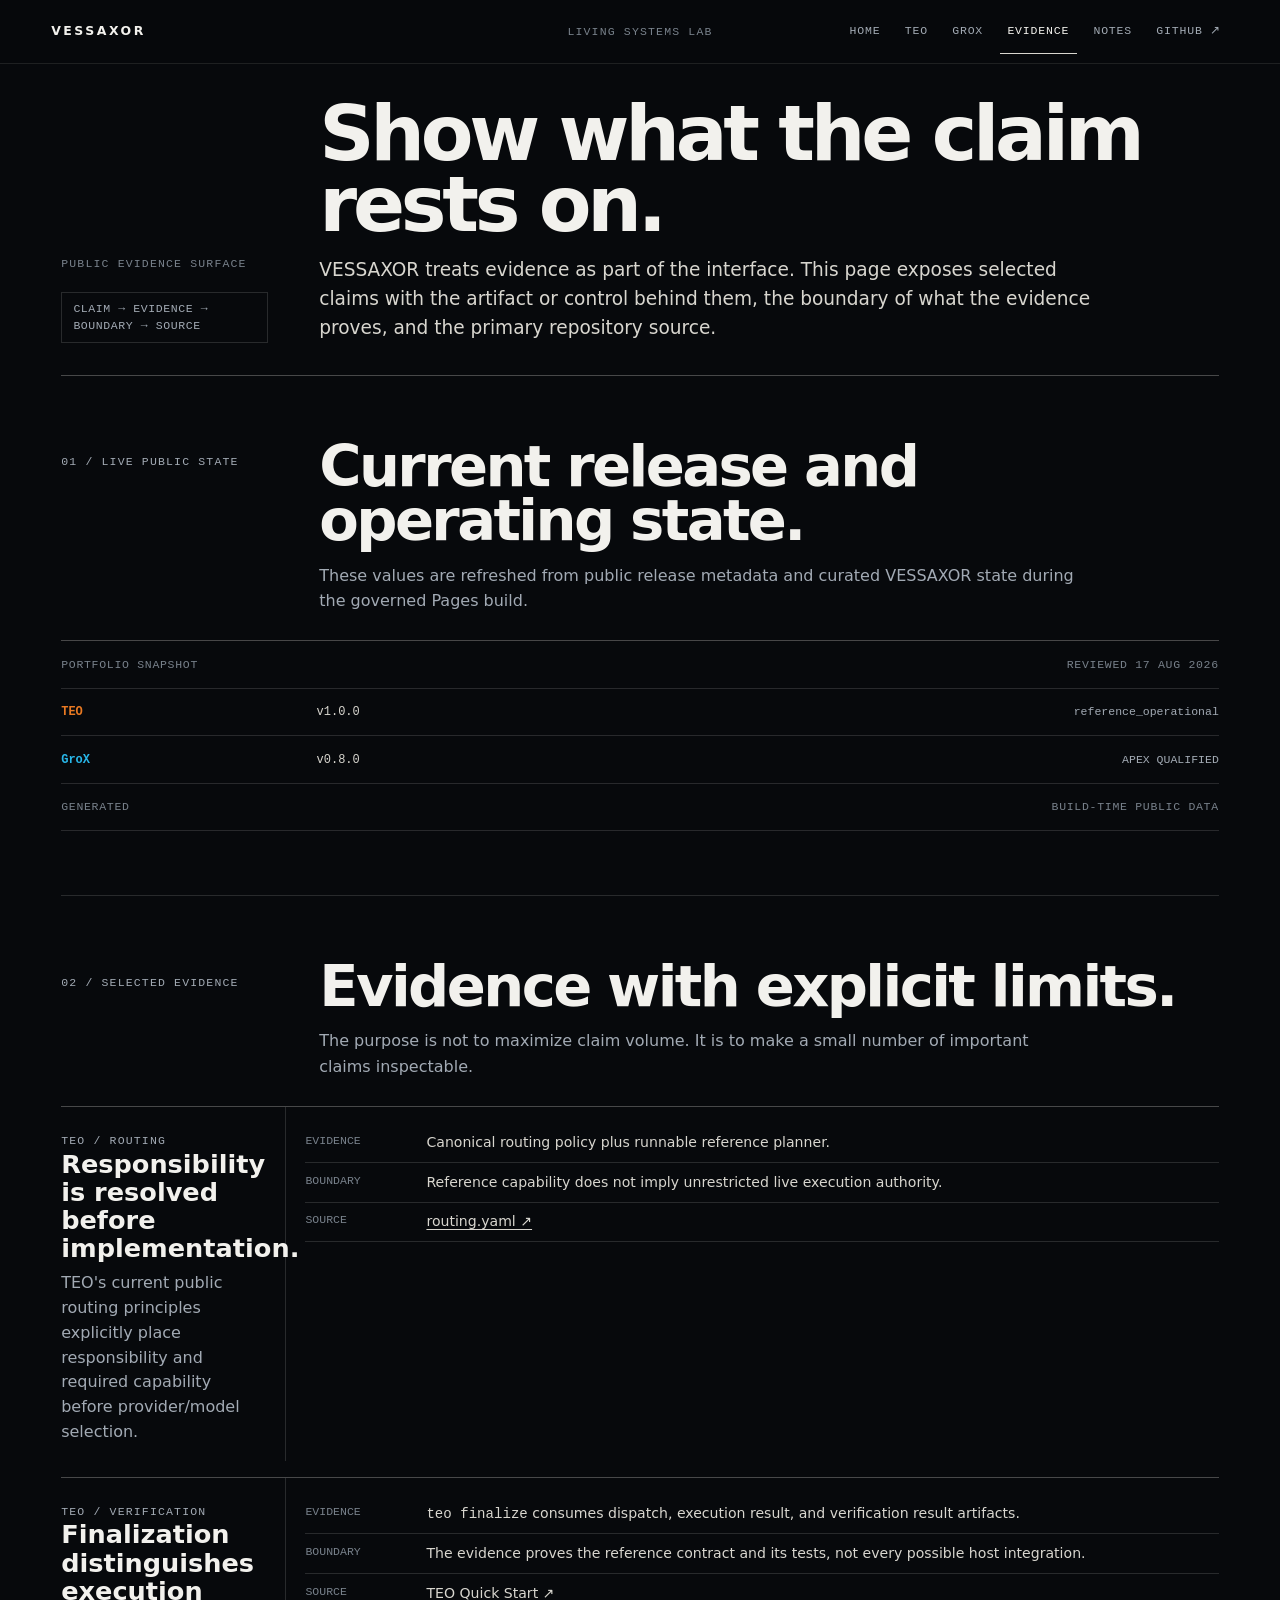
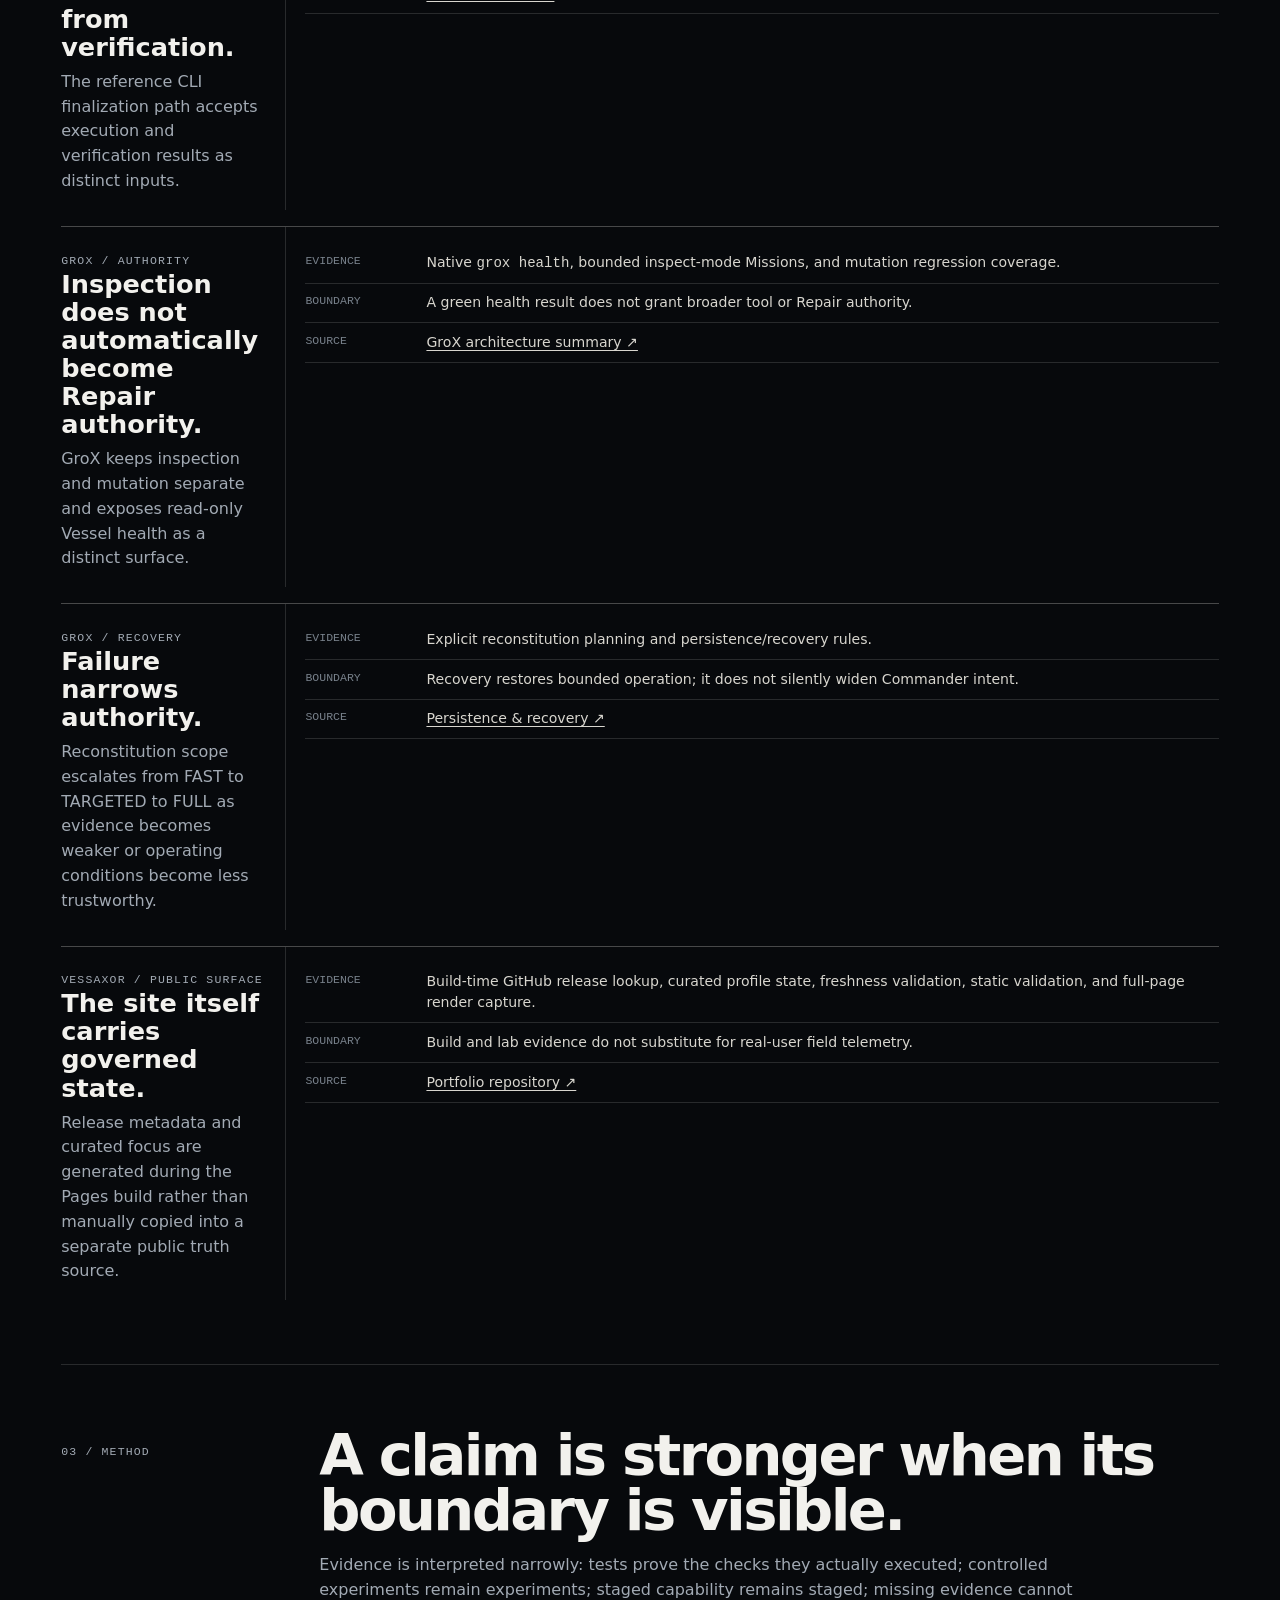
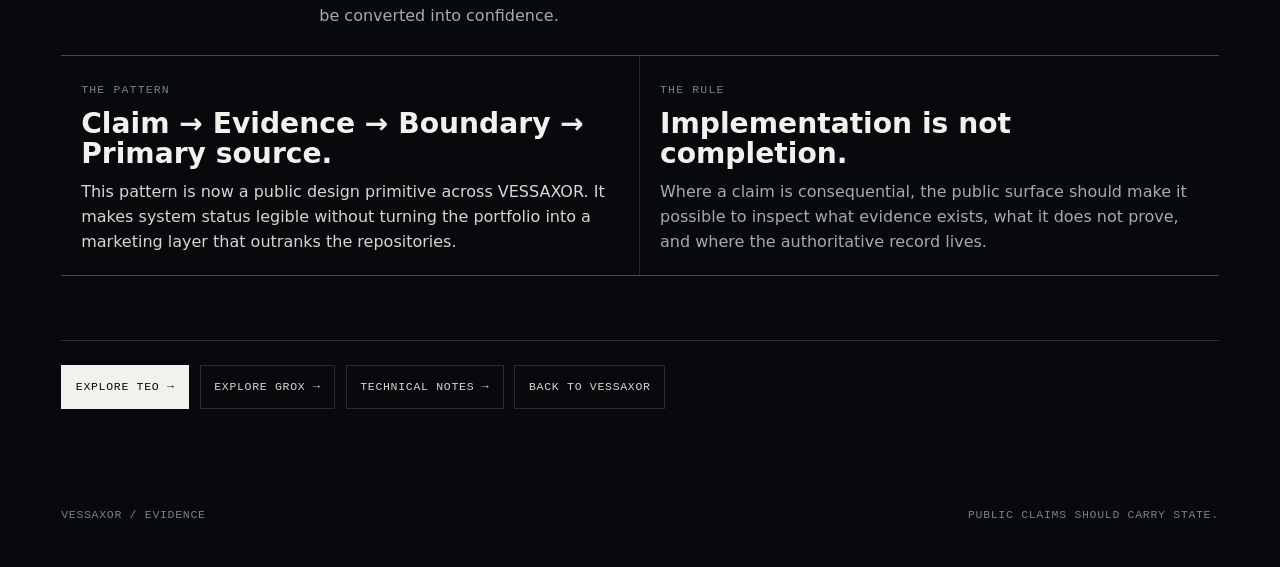
<file: evidence/index.html>
<!doctype html>
<html lang="en">
<head>
  <meta charset="utf-8" />
  <meta name="viewport" content="width=device-width, initial-scale=1" />
  <meta name="theme-color" content="#07090c" />
  <meta name="description" content="VESSAXOR evidence surface: selected public claims from TEO and GroX paired with bounded evidence, current state, limitations, and primary sources." />
  <meta name="robots" content="index,follow,max-image-preview:large" />
  <meta property="og:title" content="Evidence Surface — VESSAXOR" />
  <meta property="og:description" content="Public claims should carry state, evidence, boundaries, and primary sources." />
  <meta property="og:type" content="article" />
  <meta property="og:url" content="https://vessaxor-spec.github.io/evidence/" />
  <meta property="og:image" content="https://vessaxor-spec.github.io/assets/visuals/vessaxor-social-preview.png" />
  <meta name="twitter:card" content="summary_large_image" />
  <meta name="twitter:title" content="Evidence Surface — VESSAXOR" />
  <meta name="twitter:description" content="Claim → evidence → boundary → primary source." />
  <meta name="twitter:image" content="https://vessaxor-spec.github.io/assets/visuals/vessaxor-social-preview.png" />
  <link rel="canonical" href="https://vessaxor-spec.github.io/evidence/" />
  <link rel="icon" type="image/svg+xml" href="/assets/visuals/vessaxor-favicon.svg" />
  <script type="application/ld+json">
    {
      "@context": "https://schema.org",
      "@type": "WebPage",
      "name": "VESSAXOR Evidence Surface",
      "url": "https://vessaxor-spec.github.io/evidence/",
      "description": "Selected public claims from TEO and GroX paired with evidence, explicit boundaries, and primary source links.",
      "isPartOf": {"@type": "WebSite", "name": "VESSAXOR — Living Systems Lab", "url": "https://vessaxor-spec.github.io/"}
    }
  </script>
  <title>Evidence Surface — VESSAXOR</title>
  <link rel="stylesheet" href="/styles.css" />
</head>
<body>
  <a class="skip-link" href="#main">Skip to content</a>
  <header class="site-header" aria-label="Primary navigation">
    <a class="wordmark" href="/" aria-label="VESSAXOR home">VESSAXOR</a>
    <p class="header-note">Living Systems Lab</p>
    <button class="menu-toggle" type="button" aria-expanded="false" aria-controls="site-nav">Menu</button>
    <nav id="site-nav" class="site-nav" aria-label="Site navigation">
      <a href="/">Home</a>
      <a href="/teo/">TEO</a>
      <a href="/grox/">GroX</a>
      <a class="is-active" href="/evidence/">Evidence</a>
      <a href="/notes/">Notes</a>
      <a href="https://github.com/vessaxor-spec">GitHub ↗</a>
    </nav>
  </header>

  <main id="main" class="page-shell">
    <section class="page-masthead" aria-labelledby="page-title">
      <div class="page-masthead-grid">
        <div>
          <p class="page-kicker">PUBLIC EVIDENCE SURFACE</p>
          <div class="page-meta"><span>Claim → Evidence → Boundary → Source</span></div>
        </div>
        <div>
          <h1 id="page-title">Show what the claim rests on.</h1>
          <p class="page-deck">VESSAXOR treats evidence as part of the interface. This page exposes selected claims with the artifact or control behind them, the boundary of what the evidence proves, and the primary repository source.</p>
        </div>
      </div>
    </section>

    <section class="page-section" id="state" aria-labelledby="state-title">
      <header class="page-section-heading">
        <p class="page-kicker">01 / LIVE PUBLIC STATE</p>
        <div>
          <h2 id="state-title">Current release and operating state.</h2>
          <p>These values are refreshed from public release metadata and curated VESSAXOR state during the governed Pages build.</p>
        </div>
      </header>
      <div class="state-board" aria-label="Current public portfolio state">
        <div class="state-board-head"><span>PORTFOLIO SNAPSHOT</span><span id="reviewed-at">reviewed 16 Aug 2026</span></div>
        <div class="state-row state-row-teo"><span>TEO</span><strong id="state-teo-release">v1.0.0</strong><em id="state-teo-status">reference_operational</em></div>
        <div class="state-row state-row-grox"><span>GroX</span><strong id="state-grox-release">v0.7.1</strong><em id="state-grox-status">APEX QUALIFIED</em></div>
        <div class="state-board-foot"><span>Generated</span><span id="generated-at">build-time public data</span></div>
      </div>
    </section>

    <section class="page-section" id="ledger" aria-labelledby="ledger-title">
      <header class="page-section-heading">
        <p class="page-kicker">02 / SELECTED EVIDENCE</p>
        <div>
          <h2 id="ledger-title">Evidence with explicit limits.</h2>
          <p>The purpose is not to maximize claim volume. It is to make a small number of important claims inspectable.</p>
        </div>
      </header>
      <div class="evidence-ledger">
        <article class="evidence-record">
          <div>
            <p class="claim-label">TEO / ROUTING</p>
            <h3>Responsibility is resolved before implementation.</h3>
            <p>TEO's current public routing principles explicitly place responsibility and required capability before provider/model selection.</p>
          </div>
          <div>
            <dl>
              <div><dt>Evidence</dt><dd>Canonical routing policy plus runnable reference planner.</dd></div>
              <div><dt>Boundary</dt><dd>Reference capability does not imply unrestricted live execution authority.</dd></div>
              <div><dt>Source</dt><dd><a href="https://github.com/vessaxor-spec/The-ever-evolving-orchestration-/blob/main/policy/routing/core/routing.yaml">routing.yaml ↗</a></dd></div>
            </dl>
          </div>
        </article>

        <article class="evidence-record">
          <div>
            <p class="claim-label">TEO / VERIFICATION</p>
            <h3>Finalization distinguishes execution from verification.</h3>
            <p>The reference CLI finalization path accepts execution and verification results as distinct inputs.</p>
          </div>
          <div>
            <dl>
              <div><dt>Evidence</dt><dd><code>teo finalize</code> consumes dispatch, execution result, and verification result artifacts.</dd></div>
              <div><dt>Boundary</dt><dd>The evidence proves the reference contract and its tests, not every possible host integration.</dd></div>
              <div><dt>Source</dt><dd><a href="https://github.com/vessaxor-spec/The-ever-evolving-orchestration-#quick-start">TEO Quick Start ↗</a></dd></div>
            </dl>
          </div>
        </article>

        <article class="evidence-record">
          <div>
            <p class="claim-label">GroX / AUTHORITY</p>
            <h3>Inspection does not automatically become Repair authority.</h3>
            <p>GroX keeps inspection and mutation separate and exposes read-only Vessel health as a distinct surface.</p>
          </div>
          <div>
            <dl>
              <div><dt>Evidence</dt><dd>Native <code>grox health</code>, bounded inspect-mode Missions, and mutation regression coverage.</dd></div>
              <div><dt>Boundary</dt><dd>A green health result does not grant broader tool or Repair authority.</dd></div>
              <div><dt>Source</dt><dd><a href="https://github.com/vessaxor-spec/GroX#how-grox-works">GroX architecture summary ↗</a></dd></div>
            </dl>
          </div>
        </article>

        <article class="evidence-record">
          <div>
            <p class="claim-label">GroX / RECOVERY</p>
            <h3>Failure narrows authority.</h3>
            <p>Reconstitution scope escalates from FAST to TARGETED to FULL as evidence becomes weaker or operating conditions become less trustworthy.</p>
          </div>
          <div>
            <dl>
              <div><dt>Evidence</dt><dd>Explicit reconstitution planning and persistence/recovery rules.</dd></div>
              <div><dt>Boundary</dt><dd>Recovery restores bounded operation; it does not silently widen Commander intent.</dd></div>
              <div><dt>Source</dt><dd><a href="https://github.com/vessaxor-spec/GroX#persistence-and-recovery">Persistence &amp; recovery ↗</a></dd></div>
            </dl>
          </div>
        </article>

        <article class="evidence-record">
          <div>
            <p class="claim-label">VESSAXOR / PUBLIC SURFACE</p>
            <h3>The site itself carries governed state.</h3>
            <p>Release metadata and curated focus are generated during the Pages build rather than manually copied into a separate public truth source.</p>
          </div>
          <div>
            <dl>
              <div><dt>Evidence</dt><dd>Build-time GitHub release lookup, curated profile state, freshness validation, static validation, and full-page render capture.</dd></div>
              <div><dt>Boundary</dt><dd>Build and lab evidence do not substitute for real-user field telemetry.</dd></div>
              <div><dt>Source</dt><dd><a href="https://github.com/vessaxor-spec/vessaxor-spec.github.io">Portfolio repository ↗</a></dd></div>
            </dl>
          </div>
        </article>
      </div>
    </section>

    <section class="page-section" id="method" aria-labelledby="method-title">
      <header class="page-section-heading">
        <p class="page-kicker">03 / METHOD</p>
        <div>
          <h2 id="method-title">A claim is stronger when its boundary is visible.</h2>
          <p>Evidence is interpreted narrowly: tests prove the checks they actually executed; controlled experiments remain experiments; staged capability remains staged; missing evidence cannot be converted into confidence.</p>
        </div>
      </header>
      <div class="definition-grid">
        <article class="plain-definition">
          <span class="source-label">THE PATTERN</span>
          <h3>Claim → Evidence → Boundary → Primary source.</h3>
          <p>This pattern is now a public design primitive across VESSAXOR. It makes system status legible without turning the portfolio into a marketing layer that outranks the repositories.</p>
        </article>
        <article>
          <span class="source-label">THE RULE</span>
          <h3>Implementation is not completion.</h3>
          <p>Where a claim is consequential, the public surface should make it possible to inspect what evidence exists, what it does not prove, and where the authoritative record lives.</p>
        </article>
      </div>
    </section>

    <div class="page-exit">
      <a class="action action-primary" href="/teo/">Explore TEO →</a>
      <a class="action" href="/grox/">Explore GroX →</a>
      <a class="action" href="/notes/">Technical notes →</a>
      <a class="action" href="/">Back to VESSAXOR</a>
    </div>
  </main>

  <footer class="site-footer"><p>VESSAXOR / EVIDENCE</p><p>Public claims should carry state.</p></footer>
  <script src="/app.js" defer></script>
</body>
</html>
</file>
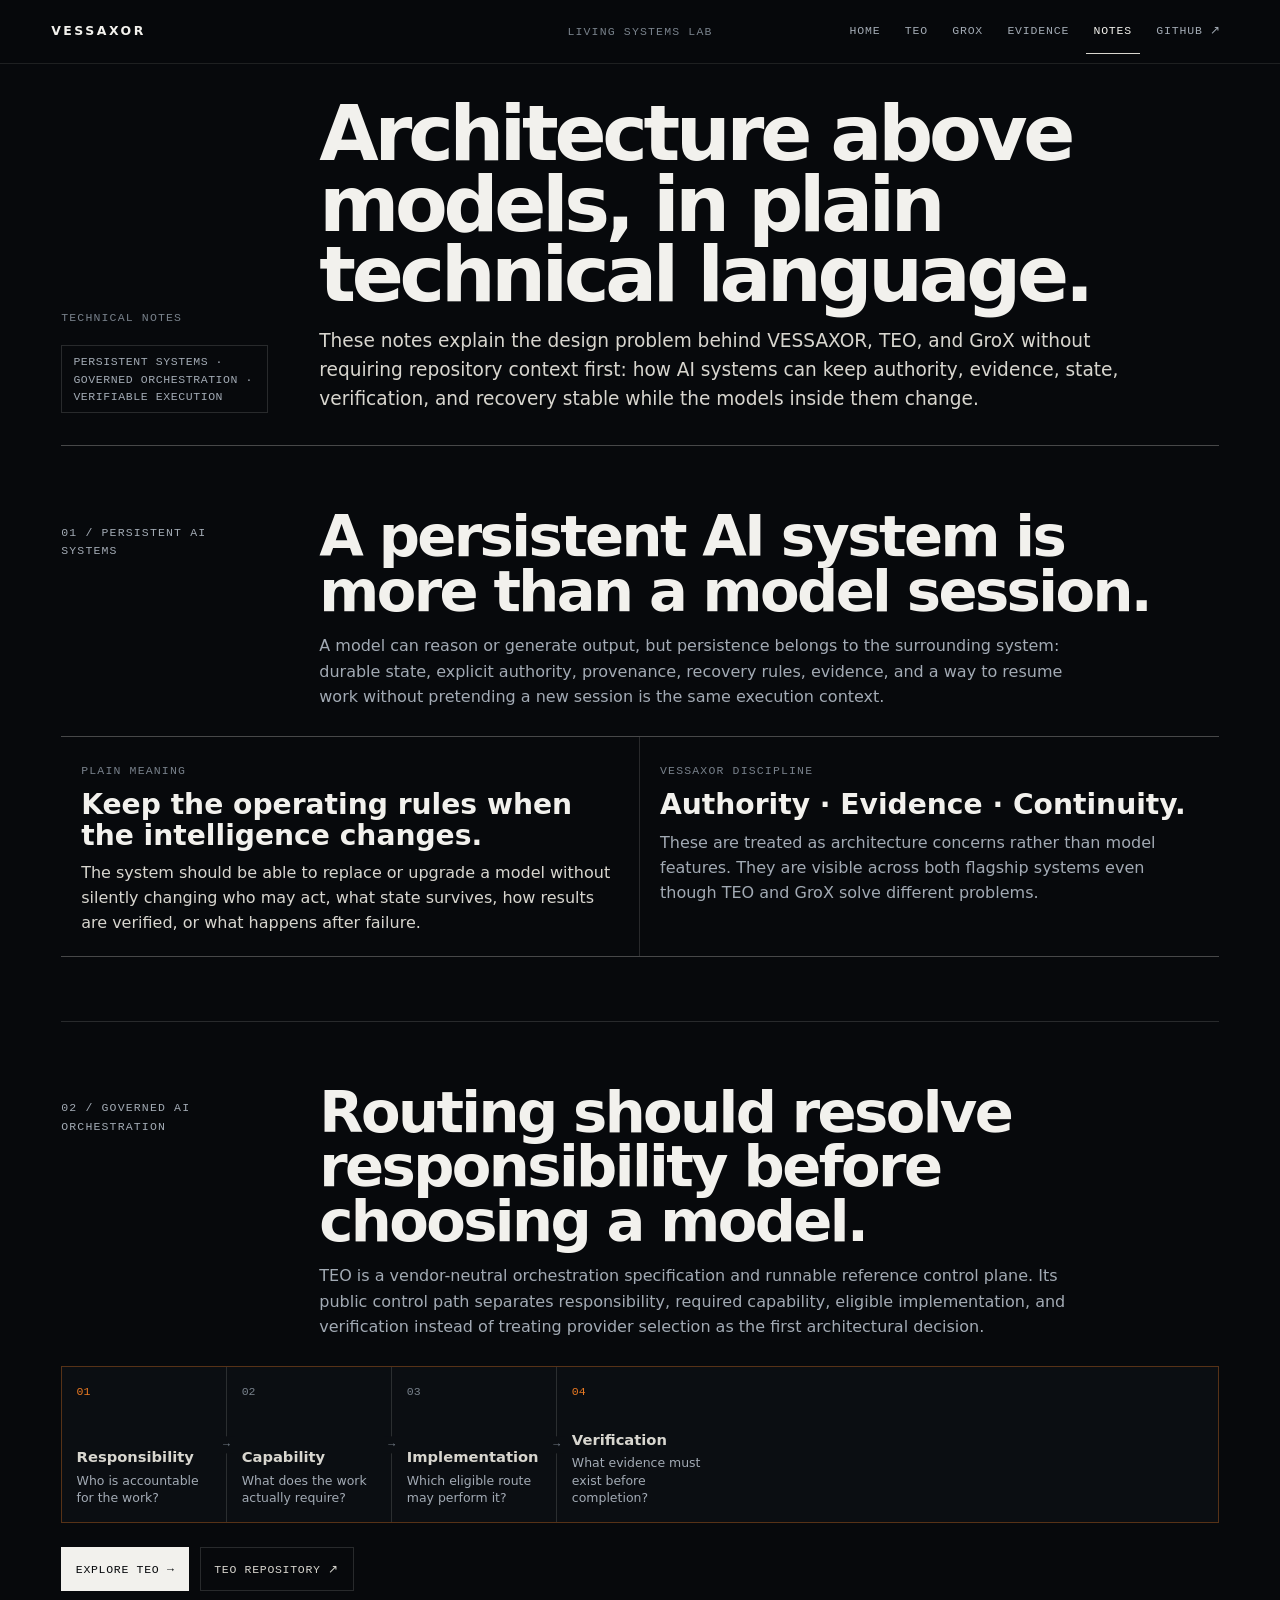
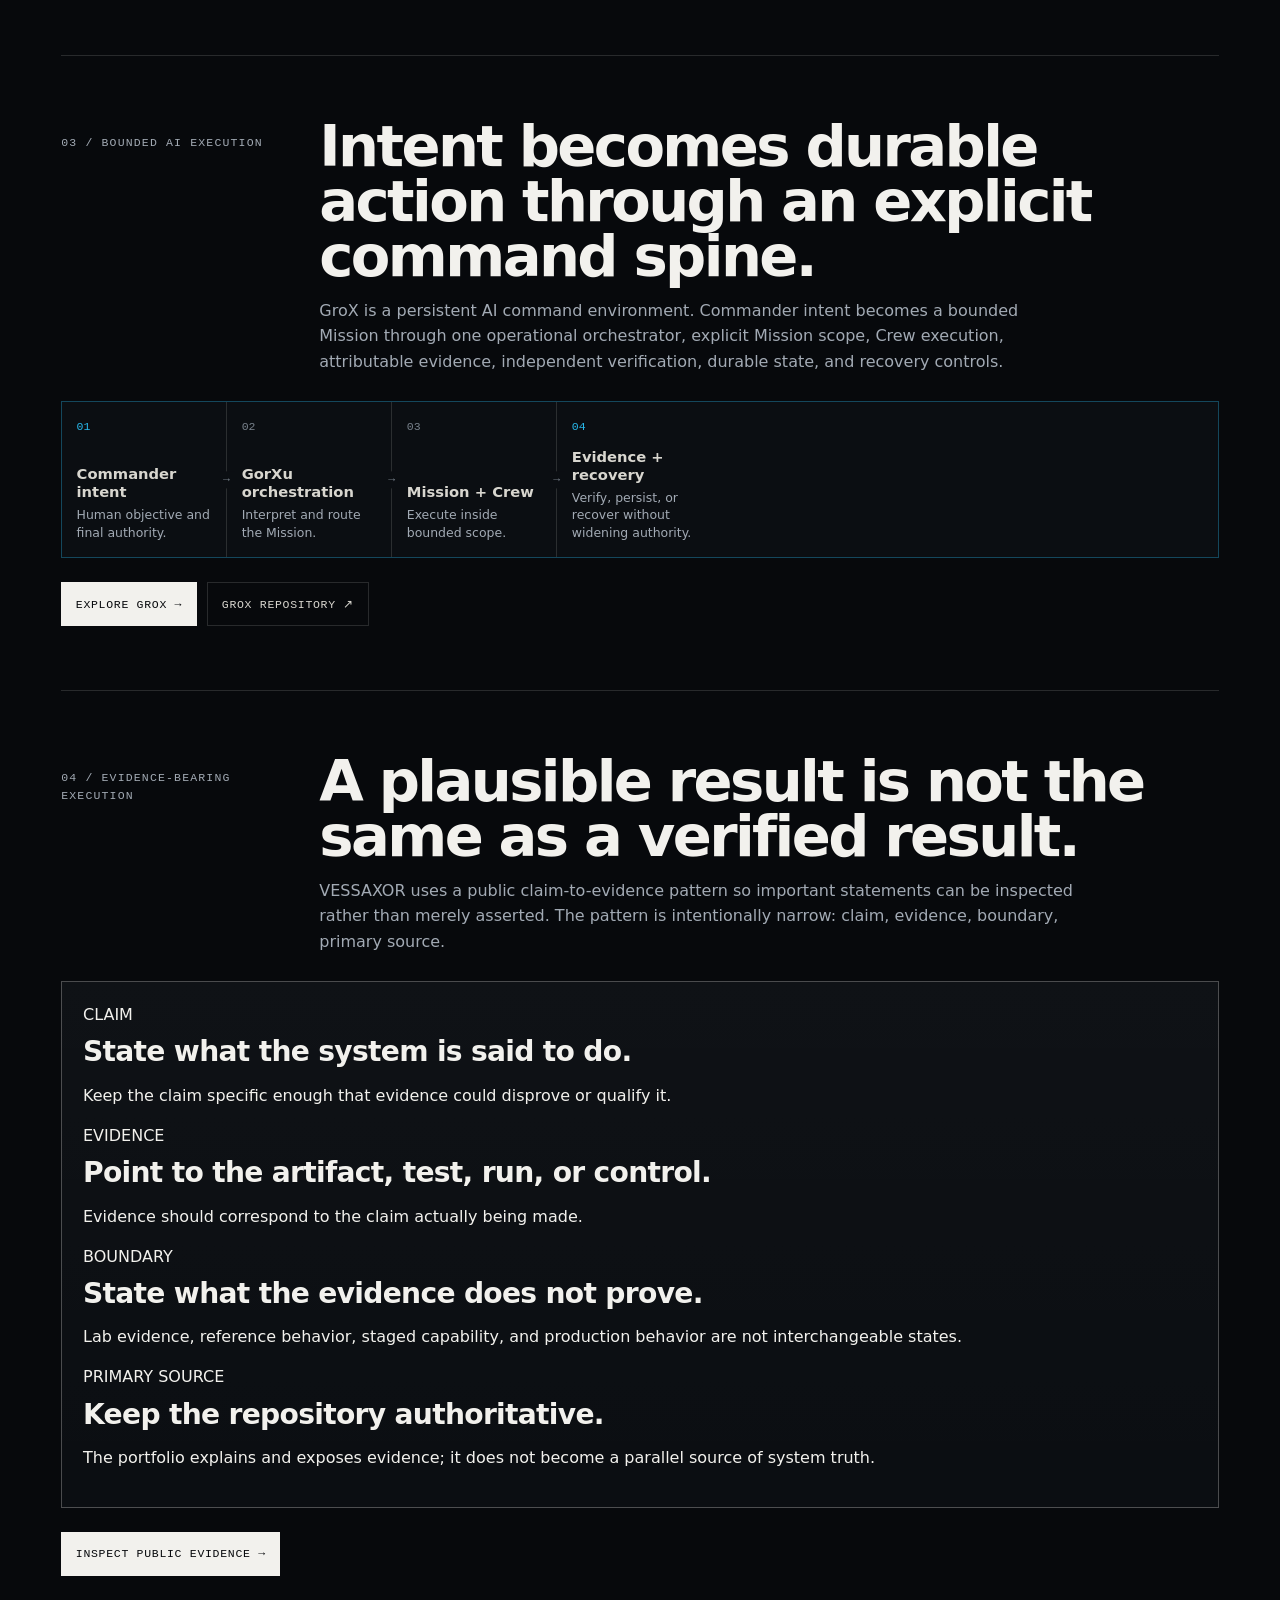
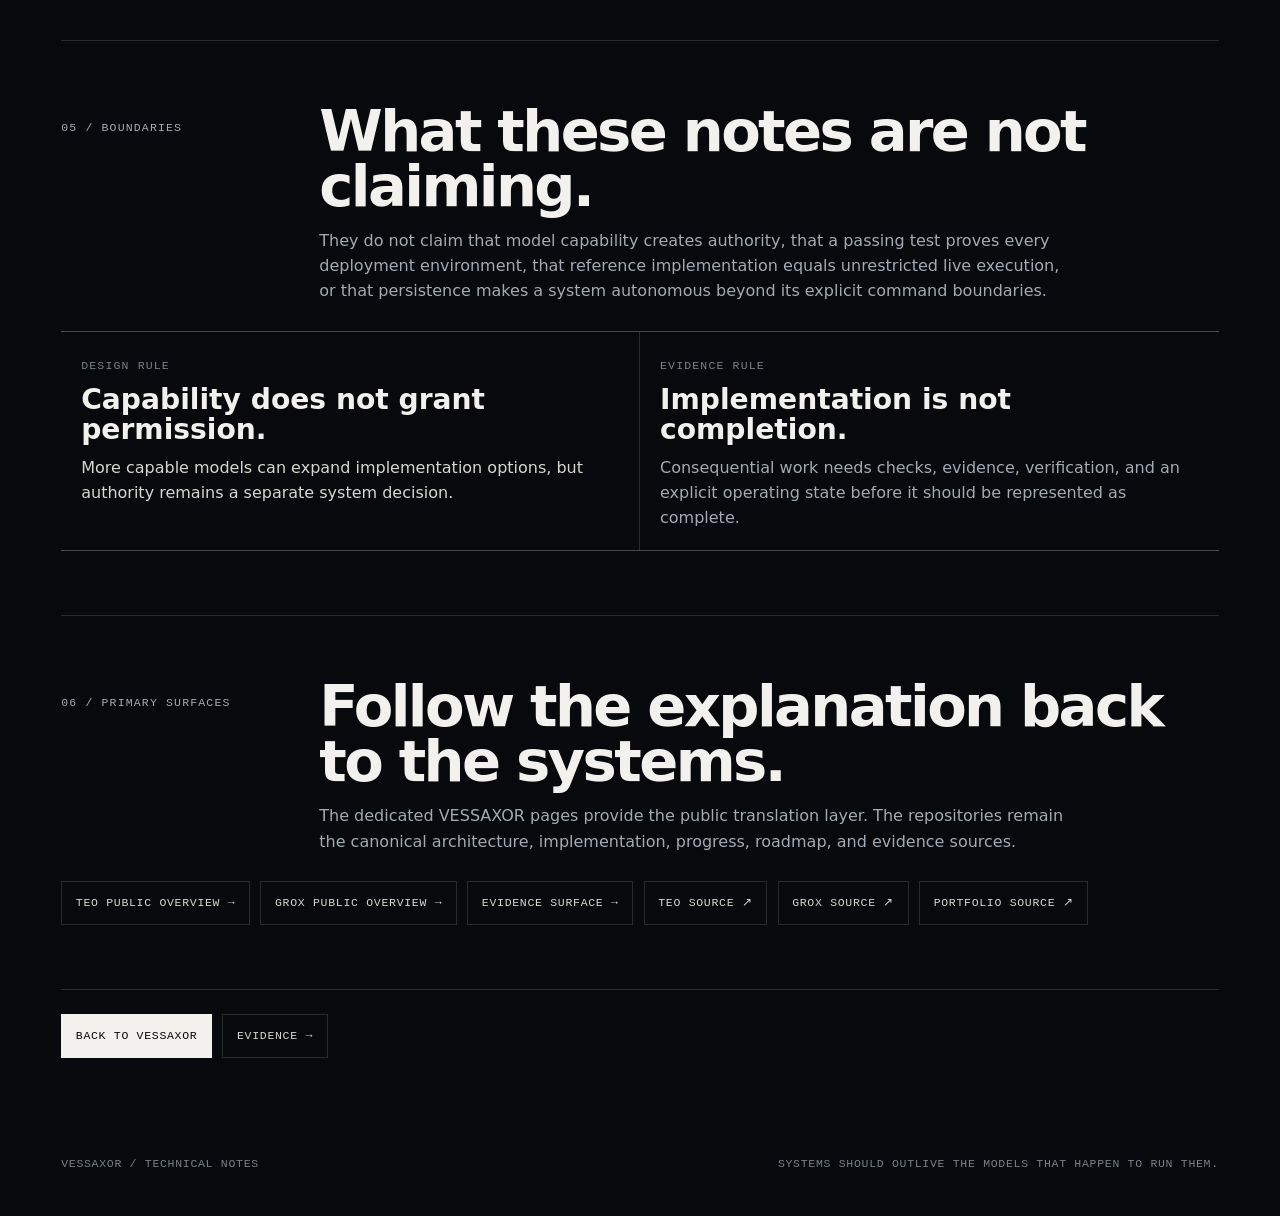
<file: notes/index.html>
<!doctype html>
<html lang="en">
<head>
  <meta charset="utf-8" />
  <meta name="viewport" content="width=device-width, initial-scale=1" />
  <meta name="theme-color" content="#07090c" />
  <meta name="description" content="Technical notes on persistent AI systems, governed AI orchestration, bounded authority, evidence-bearing execution, verification, recovery, TEO, and GroX." />
  <meta name="robots" content="index,follow,max-image-preview:large" />
  <meta property="og:title" content="Governed AI Architecture Notes — VESSAXOR" />
  <meta property="og:description" content="Plain-language technical notes on persistent AI systems, governed orchestration, bounded authority, evidence, verification, and recovery." />
  <meta property="og:type" content="article" />
  <meta property="og:url" content="https://vessaxor-spec.github.io/notes/" />
  <meta property="og:image" content="https://vessaxor-spec.github.io/assets/visuals/vessaxor-social-preview.png" />
  <meta name="twitter:card" content="summary_large_image" />
  <meta name="twitter:title" content="Governed AI Architecture Notes — VESSAXOR" />
  <meta name="twitter:description" content="Persistent AI systems, governed orchestration, bounded authority, evidence, verification, and recovery." />
  <meta name="twitter:image" content="https://vessaxor-spec.github.io/assets/visuals/vessaxor-social-preview.png" />
  <link rel="canonical" href="https://vessaxor-spec.github.io/notes/" />
  <link rel="icon" type="image/svg+xml" href="/assets/visuals/vessaxor-favicon.svg" />
  <script type="application/ld+json">
    {
      "@context": "https://schema.org",
      "@type": "TechArticle",
      "headline": "Governed AI Architecture Notes",
      "description": "Technical notes on persistent AI systems, governed orchestration, bounded authority, evidence-bearing execution, verification, and recovery.",
      "dateModified": "2026-08-19",
      "mainEntityOfPage": "https://vessaxor-spec.github.io/notes/",
      "isPartOf": {"@type": "WebSite", "name": "VESSAXOR — Living Systems Lab", "url": "https://vessaxor-spec.github.io/"}
    }
  </script>
  <title>Governed AI Architecture Notes — VESSAXOR</title>
  <link rel="stylesheet" href="/styles.css" />
</head>
<body>
  <a class="skip-link" href="#main">Skip to content</a>
  <header class="site-header" aria-label="Primary navigation">
    <a class="wordmark" href="/" aria-label="VESSAXOR home">VESSAXOR</a>
    <p class="header-note">Living Systems Lab</p>
    <button class="menu-toggle" type="button" aria-expanded="false" aria-controls="site-nav">Menu</button>
    <nav id="site-nav" class="site-nav" aria-label="Site navigation">
      <a href="/">Home</a>
      <a href="/teo/">TEO</a>
      <a href="/grox/">GroX</a>
      <a href="/evidence/">Evidence</a>
      <a class="is-active" href="/notes/">Notes</a>
      <a href="https://github.com/vessaxor-spec">GitHub ↗</a>
    </nav>
  </header>

  <main id="main" class="page-shell">
    <section class="page-masthead" aria-labelledby="page-title">
      <div class="page-masthead-grid">
        <div>
          <p class="page-kicker">TECHNICAL NOTES</p>
          <div class="page-meta"><span>Persistent systems · Governed orchestration · Verifiable execution</span></div>
        </div>
        <div>
          <h1 id="page-title">Architecture above models, in plain technical language.</h1>
          <p class="page-deck">These notes explain the design problem behind VESSAXOR, TEO, and GroX without requiring repository context first: how AI systems can keep authority, evidence, state, verification, and recovery stable while the models inside them change.</p>
        </div>
      </div>
    </section>

    <section class="page-section" id="persistent-ai" aria-labelledby="persistent-ai-title">
      <header class="page-section-heading">
        <p class="page-kicker">01 / PERSISTENT AI SYSTEMS</p>
        <div>
          <h2 id="persistent-ai-title">A persistent AI system is more than a model session.</h2>
          <p>A model can reason or generate output, but persistence belongs to the surrounding system: durable state, explicit authority, provenance, recovery rules, evidence, and a way to resume work without pretending a new session is the same execution context.</p>
        </div>
      </header>
      <div class="definition-grid">
        <article class="plain-definition">
          <span class="source-label">PLAIN MEANING</span>
          <h3>Keep the operating rules when the intelligence changes.</h3>
          <p>The system should be able to replace or upgrade a model without silently changing who may act, what state survives, how results are verified, or what happens after failure.</p>
        </article>
        <article>
          <span class="source-label">VESSAXOR DISCIPLINE</span>
          <h3>Authority · Evidence · Continuity.</h3>
          <p>These are treated as architecture concerns rather than model features. They are visible across both flagship systems even though TEO and GroX solve different problems.</p>
        </article>
      </div>
    </section>

    <section class="page-section" id="governed-orchestration" aria-labelledby="governed-orchestration-title">
      <header class="page-section-heading">
        <p class="page-kicker">02 / GOVERNED AI ORCHESTRATION</p>
        <div>
          <h2 id="governed-orchestration-title">Routing should resolve responsibility before choosing a model.</h2>
          <p>TEO is a vendor-neutral orchestration specification and runnable reference control plane. Its public control path separates responsibility, required capability, eligible implementation, and verification instead of treating provider selection as the first architectural decision.</p>
        </div>
      </header>
      <div class="architecture-lane architecture-teo">
        <ol class="flow-steps flow-steps-summary">
          <li><span>01</span><strong>Responsibility</strong><em>Who is accountable for the work?</em></li>
          <li><span>02</span><strong>Capability</strong><em>What does the work actually require?</em></li>
          <li><span>03</span><strong>Implementation</strong><em>Which eligible route may perform it?</em></li>
          <li><span>04</span><strong>Verification</strong><em>What evidence must exist before completion?</em></li>
        </ol>
      </div>
      <div class="page-exit">
        <a class="action action-primary" href="/teo/">Explore TEO →</a>
        <a class="action" href="https://github.com/vessaxor-spec/The-ever-evolving-orchestration-">TEO repository ↗</a>
      </div>
    </section>

    <section class="page-section" id="bounded-execution" aria-labelledby="bounded-execution-title">
      <header class="page-section-heading">
        <p class="page-kicker">03 / BOUNDED AI EXECUTION</p>
        <div>
          <h2 id="bounded-execution-title">Intent becomes durable action through an explicit command spine.</h2>
          <p>GroX is a persistent AI command environment. Commander intent becomes a bounded Mission through one operational orchestrator, explicit Mission scope, Crew execution, attributable evidence, independent verification, durable state, and recovery controls.</p>
        </div>
      </header>
      <div class="architecture-lane architecture-grox">
        <ol class="flow-steps flow-steps-summary">
          <li><span>01</span><strong>Commander intent</strong><em>Human objective and final authority.</em></li>
          <li><span>02</span><strong>GorXu orchestration</strong><em>Interpret and route the Mission.</em></li>
          <li><span>03</span><strong>Mission + Crew</strong><em>Execute inside bounded scope.</em></li>
          <li><span>04</span><strong>Evidence + recovery</strong><em>Verify, persist, or recover without widening authority.</em></li>
        </ol>
      </div>
      <div class="page-exit">
        <a class="action action-primary" href="/grox/">Explore GroX →</a>
        <a class="action" href="https://github.com/vessaxor-spec/GroX">GroX repository ↗</a>
      </div>
    </section>

    <section class="page-section" id="evidence-bearing" aria-labelledby="evidence-bearing-title">
      <header class="page-section-heading">
        <p class="page-kicker">04 / EVIDENCE-BEARING EXECUTION</p>
        <div>
          <h2 id="evidence-bearing-title">A plausible result is not the same as a verified result.</h2>
          <p>VESSAXOR uses a public claim-to-evidence pattern so important statements can be inspected rather than merely asserted. The pattern is intentionally narrow: claim, evidence, boundary, primary source.</p>
        </div>
      </header>
      <div class="claim-evidence">
        <article>
          <span>CLAIM</span>
          <h3>State what the system is said to do.</h3>
          <p>Keep the claim specific enough that evidence could disprove or qualify it.</p>
        </article>
        <article>
          <span>EVIDENCE</span>
          <h3>Point to the artifact, test, run, or control.</h3>
          <p>Evidence should correspond to the claim actually being made.</p>
        </article>
        <article>
          <span>BOUNDARY</span>
          <h3>State what the evidence does not prove.</h3>
          <p>Lab evidence, reference behavior, staged capability, and production behavior are not interchangeable states.</p>
        </article>
        <article>
          <span>PRIMARY SOURCE</span>
          <h3>Keep the repository authoritative.</h3>
          <p>The portfolio explains and exposes evidence; it does not become a parallel source of system truth.</p>
        </article>
      </div>
      <div class="page-exit">
        <a class="action action-primary" href="/evidence/">Inspect public evidence →</a>
      </div>
    </section>

    <section class="page-section" id="boundaries" aria-labelledby="boundaries-title">
      <header class="page-section-heading">
        <p class="page-kicker">05 / BOUNDARIES</p>
        <div>
          <h2 id="boundaries-title">What these notes are not claiming.</h2>
          <p>They do not claim that model capability creates authority, that a passing test proves every deployment environment, that reference implementation equals unrestricted live execution, or that persistence makes a system autonomous beyond its explicit command boundaries.</p>
        </div>
      </header>
      <div class="definition-grid">
        <article class="plain-definition">
          <span class="source-label">DESIGN RULE</span>
          <h3>Capability does not grant permission.</h3>
          <p>More capable models can expand implementation options, but authority remains a separate system decision.</p>
        </article>
        <article>
          <span class="source-label">EVIDENCE RULE</span>
          <h3>Implementation is not completion.</h3>
          <p>Consequential work needs checks, evidence, verification, and an explicit operating state before it should be represented as complete.</p>
        </article>
      </div>
    </section>

    <section class="page-section" id="sources" aria-labelledby="sources-title">
      <header class="page-section-heading">
        <p class="page-kicker">06 / PRIMARY SURFACES</p>
        <div>
          <h2 id="sources-title">Follow the explanation back to the systems.</h2>
          <p>The dedicated VESSAXOR pages provide the public translation layer. The repositories remain the canonical architecture, implementation, progress, roadmap, and evidence sources.</p>
        </div>
      </header>
      <div class="source-links">
        <a href="/teo/">TEO public overview →</a>
        <a href="/grox/">GroX public overview →</a>
        <a href="/evidence/">Evidence surface →</a>
        <a href="https://github.com/vessaxor-spec/The-ever-evolving-orchestration-">TEO source ↗</a>
        <a href="https://github.com/vessaxor-spec/GroX">GroX source ↗</a>
        <a href="https://github.com/vessaxor-spec/vessaxor-spec.github.io">Portfolio source ↗</a>
      </div>
    </section>

    <div class="page-exit">
      <a class="action action-primary" href="/">Back to VESSAXOR</a>
      <a class="action" href="/evidence/">Evidence →</a>
    </div>
  </main>

  <footer class="site-footer"><p>VESSAXOR / TECHNICAL NOTES</p><p>Systems should outlive the models that happen to run them.</p></footer>
  <script src="/app.js" defer></script>
</body>
</html>
</file>
<file: styles.css>
:root {
  color-scheme: dark;
  --bg: #07090c;
  --surface: #0b0e12;
  --surface-2: #10141a;
  --ink: #f2f1ed;
  --paper: #d8d6cf;
  --muted: #a2aab4;
  --faint: #78818b;
  --line: rgba(242, 241, 237, 0.14);
  --line-strong: rgba(242, 241, 237, 0.27);
  --orange: #e97922;
  --cyan: #28b7e9;
  --max: 1260px;
  --gutter: clamp(1.1rem, 4vw, 4rem);
  --mono: ui-monospace, "SFMono-Regular", Menlo, Consolas, monospace;
  --sans: system-ui, -apple-system, BlinkMacSystemFont, "Segoe UI", sans-serif;
}

* { box-sizing: border-box; }
html { scroll-behavior: smooth; background: var(--bg); scroll-padding-top: 76px; }
body { margin: 0; background: var(--bg); color: var(--ink); font-family: var(--sans); font-size: 16px; line-height: 1.5; }
a { color: inherit; }
img { max-width: 100%; }
button, a { -webkit-tap-highlight-color: transparent; }
::selection { color: var(--bg); background: var(--paper); }

:focus-visible {
  outline: 2px solid var(--paper);
  outline-offset: 3px;
}
.system-panel-teo :focus-visible { outline-color: var(--orange); }
.system-panel-grox :focus-visible { outline-color: var(--cyan); }

.skip-link {
  position: fixed; top: .75rem; left: .75rem; z-index: 300;
  transform: translateY(-180%); min-height: 44px; padding: .7rem .9rem;
  background: var(--ink); color: var(--bg); font-family: var(--mono);
  font-size: .75rem; text-decoration: none;
}
.skip-link:focus { transform: none; }

.site-header {
  position: fixed; z-index: 100; inset: 0 0 auto; min-height: 64px;
  display: grid; grid-template-columns: 1fr auto 1fr; align-items: center;
  padding: 0 var(--gutter); border-bottom: 1px solid rgba(242,241,237,.1);
  background: rgba(7,9,12,.9); backdrop-filter: blur(14px);
}
.wordmark { justify-self: start; min-height: 44px; display: inline-flex; align-items: center; font-size: .78rem; font-weight: 900; letter-spacing: .2em; text-decoration: none; }
.header-note { margin: 0; color: var(--faint); font-family: var(--mono); font-size: .72rem; letter-spacing: .1em; text-transform: uppercase; }
.site-nav { justify-self: end; display: flex; align-items: center; gap: clamp(.2rem, .7vw, .65rem); }
.site-nav a { min-height: 44px; display: inline-flex; align-items: center; padding: 0 .48rem; color: var(--muted); font-family: var(--mono); font-size: .72rem; letter-spacing: .07em; text-decoration: none; text-transform: uppercase; border-bottom: 1px solid transparent; transition: color 160ms ease, border-color 160ms ease; }
.site-nav a:hover, .site-nav a:focus-visible { color: var(--ink); }
.site-nav a.is-active { color: var(--ink); border-bottom-color: var(--paper); }
.menu-toggle { display: none; min-width: 64px; min-height: 44px; }

.hero { max-width: 1440px; margin: 0 auto; padding: clamp(5rem, 7vw, 6.3rem) var(--gutter) clamp(2.4rem, 4vw, 3.6rem); border-bottom: 1px solid var(--line); }
.hero-art { margin: 0; overflow: hidden; border: 1px solid var(--line-strong); background: #05070a; box-shadow: 0 22px 70px rgba(0,0,0,.24); }
.hero-art img { display: block; width: 100%; height: auto; aspect-ratio: 3 / 1; object-fit: contain; }
.hero-intro { display: grid; grid-template-columns: minmax(150px, .28fr) minmax(0, 1fr); gap: clamp(1.5rem, 5vw, 5rem); padding: clamp(1.7rem, 3vw, 2.7rem) 0 1.4rem; }
.eyebrow, .kicker, .system-code, .work-label { margin: 0; color: var(--faint); font-family: var(--mono); font-size: .72rem; letter-spacing: .1em; text-transform: uppercase; }
.kicker { margin-top: .65rem; color: var(--muted); }
.hero-copy h1 { margin: 0; max-width: 900px; font-size: clamp(2.9rem, 5.6vw, 5.7rem); line-height: .93; letter-spacing: -.055em; font-weight: 650; }
.hero-deck { max-width: 800px; margin: 1.05rem 0 0; color: var(--paper); font-size: clamp(1rem, 1.4vw, 1.2rem); line-height: 1.55; }
.hero-actions, .system-links, .source-links { display: flex; flex-wrap: wrap; gap: .65rem; margin-top: 1.4rem; }
.action, .system-links a, .source-links a { display: inline-flex; align-items: center; min-height: 44px; padding: .65rem .85rem; border: 1px solid var(--line); color: var(--paper); font-family: var(--mono); font-size: .72rem; letter-spacing: .06em; text-decoration: none; text-transform: uppercase; transition: border-color 160ms ease, background 160ms ease, color 160ms ease; }
.action:hover, .action:focus-visible, .system-links a:hover, .system-links a:focus-visible, .source-links a:hover, .source-links a:focus-visible { border-color: var(--line-strong); background: var(--surface-2); }
.action-primary { border-color: rgba(242,241,237,.42); background: var(--ink); color: var(--bg); }
.action-primary:hover, .action-primary:focus-visible { background: var(--paper); color: var(--bg); }

.hero-evidence { display: grid; grid-template-columns: .85fr .85fr 1.3fr; border-top: 1px solid var(--line); border-bottom: 1px solid var(--line); }
.evidence-entry { min-height: 88px; padding: .95rem 1rem; border-right: 1px solid var(--line); text-decoration: none; display: flex; flex-direction: column; justify-content: center; }
.evidence-entry:first-child { padding-left: 0; }
.evidence-entry:last-child { border-right: 0; }
.evidence-entry span { color: var(--faint); font-family: var(--mono); font-size: .72rem; letter-spacing: .08em; text-transform: uppercase; }
.evidence-entry strong { margin-top: .3rem; color: var(--paper); font-size: clamp(.95rem, 1.25vw, 1.12rem); font-weight: 650; }
.evidence-entry em { margin-top: .2rem; color: var(--muted); font-family: var(--mono); font-size: .72rem; font-style: normal; }
.evidence-entry-teo span { color: var(--orange); }
.evidence-entry-grox span { color: var(--cyan); }
.evidence-entry[href]:hover { background: var(--surface); }

.section-shell { max-width: var(--max); margin: 0 auto; padding: clamp(3rem, 5vw, 5rem) var(--gutter); border-bottom: 1px solid var(--line); }
.section-heading { display: grid; grid-template-columns: minmax(150px, .28fr) minmax(0, 1fr); gap: clamp(1.5rem, 5vw, 5rem); margin-bottom: clamp(2rem, 3.6vw, 3.2rem); }
.section-heading h2, .source-exit h2 { margin: 0; max-width: 960px; font-size: clamp(2.7rem, 5vw, 5.3rem); line-height: .94; letter-spacing: -.05em; font-weight: 650; }
.compact-heading h2 { font-size: clamp(2.45rem, 4.4vw, 4.6rem); }
.section-deck { max-width: 760px; margin: 1rem 0 0; color: var(--muted); font-size: clamp(1rem, 1.25vw, 1.12rem); line-height: 1.58; }

.system-panel { overflow: hidden; border: 1px solid var(--line-strong); background: var(--surface); }
.system-panel + .system-panel { margin-top: clamp(1.7rem, 3vw, 2.5rem); }
.system-panel-teo { border-color: rgba(233,121,34,.34); box-shadow: inset 3px 0 0 rgba(233,121,34,.7); }
.system-panel-grox { border-color: rgba(40,183,233,.34); box-shadow: inset 3px 0 0 rgba(40,183,233,.7); }
.system-art { display: block; overflow: hidden; background: #05070a; }
.system-art img { display: block; width: 100%; height: auto; aspect-ratio: 3 / 1; object-fit: contain; transition: transform 260ms ease, filter 260ms ease; }
.system-art:hover img, .system-art:focus-visible img { transform: scale(1.006); filter: brightness(1.04); }
.system-body { display: grid; grid-template-columns: minmax(0, .95fr) minmax(0, 1.05fr); gap: clamp(1.4rem, 3.6vw, 3.4rem); padding: clamp(1.3rem, 2.5vw, 2rem); border-top: 1px solid var(--line); }
.system-panel-teo .system-code { color: var(--orange); }
.system-panel-grox .system-code { color: var(--cyan); }
.system-identity h3 { margin: .7rem 0 0; font-size: clamp(1.9rem, 3.7vw, 3.8rem); line-height: .97; letter-spacing: -.045em; font-weight: 650; }
.system-thesis { margin: .75rem 0 0; color: var(--paper); font-size: 1rem; }
.system-description { margin: 0; align-self: end; color: var(--muted); font-size: clamp(1rem, 1.2vw, 1.12rem); line-height: 1.58; }
.system-meta { grid-column: 1 / -1; display: grid; grid-template-columns: .55fr .7fr 1.75fr; margin: .05rem 0 0; border-top: 1px solid var(--line); border-bottom: 1px solid var(--line); }
.system-meta div { min-height: 72px; padding: .85rem 1rem .85rem 0; border-right: 1px solid var(--line); }
.system-meta div + div { padding-left: 1rem; }
.system-meta div:last-child { border-right: 0; }
.system-meta dt { color: var(--faint); font-family: var(--mono); font-size: .72rem; letter-spacing: .08em; text-transform: uppercase; }
.system-meta dd { margin: .32rem 0 0; color: var(--paper); font-family: var(--mono); font-size: .72rem; line-height: 1.45; }
.system-links { grid-column: 1 / -1; margin-top: 0; }
.system-panel-teo .system-links a:hover, .system-panel-teo .system-links a:focus-visible { border-color: rgba(233,121,34,.6); color: var(--orange); }
.system-panel-grox .system-links a:hover, .system-panel-grox .system-links a:focus-visible { border-color: rgba(40,183,233,.6); color: var(--cyan); }

.relation-spine { display: grid; grid-template-columns: 1fr minmax(170px, .38fr) 1fr; border-top: 1px solid var(--line-strong); border-bottom: 1px solid var(--line-strong); }
.relation-side, .relation-axis { min-height: 215px; padding: clamp(1.1rem, 2vw, 1.7rem); }
.relation-side { display: grid; grid-template-rows: auto 1fr auto; }
.relation-side + .relation-axis, .relation-axis + .relation-side { border-left: 1px solid var(--line); }
.relation-side span, .relation-axis span { color: var(--faint); font-family: var(--mono); font-size: .72rem; letter-spacing: .1em; text-transform: uppercase; }
.relation-side-teo span { color: var(--orange); }
.relation-side-grox span { color: var(--cyan); }
.relation-side h3 { align-self: center; margin: 1.5rem 0 .7rem; max-width: 450px; font-size: clamp(1.6rem, 2.7vw, 2.7rem); line-height: 1.02; letter-spacing: -.035em; }
.relation-side p { margin: 0; color: var(--muted); line-height: 1.55; }
.relation-axis { display: flex; flex-direction: column; justify-content: space-between; background: repeating-linear-gradient(90deg, transparent, transparent 23px, rgba(242,241,237,.025) 24px); }
.relation-axis strong { color: var(--paper); font-family: var(--mono); font-size: .72rem; line-height: 1.7; letter-spacing: .04em; text-transform: uppercase; }
.relation-note { max-width: 900px; margin: 1rem 0 0; color: var(--faint); font-family: var(--mono); font-size: .72rem; line-height: 1.65; }

.state-work-layout { display: grid; grid-template-columns: minmax(300px, .75fr) minmax(0, 1.25fr); gap: clamp(2rem, 5vw, 5rem); align-items: start; }
.state-board { border-top: 1px solid var(--line-strong); font-family: var(--mono); position: sticky; top: 88px; }
.state-board-head, .state-board-foot, .state-row { display: grid; align-items: baseline; gap: .8rem; padding: .9rem 0; border-bottom: 1px solid var(--line); }
.state-board-head, .state-board-foot { grid-template-columns: 1fr auto; color: var(--faint); font-size: .72rem; letter-spacing: .06em; text-transform: uppercase; }
.state-row { grid-template-columns: .45fr .55fr 1.1fr; }
.state-row > span { font-size: .75rem; font-weight: 800; }
.state-row > strong { color: var(--paper); font-size: .75rem; font-weight: 500; }
.state-row > em { justify-self: end; color: var(--muted); font-size: .72rem; font-style: normal; text-align: right; }
.state-row-teo > span { color: var(--orange); }
.state-row-grox > span { color: var(--cyan); }
.work-ledger { border-top: 1px solid var(--line-strong); scroll-margin-top: 88px; }
.work-ledger article { display: grid; grid-template-columns: minmax(110px, .28fr) minmax(0, 1fr); column-gap: 1.3rem; padding: 1.25rem 0; border-bottom: 1px solid var(--line); }
.work-ledger .work-label { grid-row: 1 / 3; padding-top: .2rem; }
.work-label-teo { color: var(--orange); }
.work-label-grox { color: var(--cyan); }
.work-ledger h3 { margin: 0; color: var(--paper); font-size: clamp(1.15rem, 1.8vw, 1.45rem); line-height: 1.25; }
.work-ledger p { margin: .45rem 0 0; color: var(--muted); font-size: .9rem; line-height: 1.55; }

.principles-list { list-style: none; margin: 0; padding: 0; border-top: 1px solid var(--line-strong); }
.principles-list li { display: grid; grid-template-columns: 68px minmax(240px, .75fr) minmax(0, 1.25fr); gap: clamp(1rem, 2.5vw, 2.5rem); align-items: baseline; padding: 1.1rem 0; border-bottom: 1px solid var(--line); }
.principles-list span { color: var(--faint); font-family: var(--mono); font-size: .72rem; }
.principles-list h3 { margin: 0; font-size: clamp(1.15rem, 1.8vw, 1.55rem); line-height: 1.15; letter-spacing: -.02em; }
.principles-list p { margin: 0; color: var(--muted); line-height: 1.55; }

.source-exit { display: grid; grid-template-columns: minmax(150px, .28fr) minmax(0, 1fr); gap: clamp(1.5rem, 5vw, 5rem); }
.source-exit > div > p { max-width: 720px; margin: 1rem 0 0; color: var(--muted); font-size: 1rem; line-height: 1.6; }
.site-footer { max-width: var(--max); margin: 0 auto; padding: 1.35rem var(--gutter) 2rem; display: flex; justify-content: space-between; gap: 2rem; color: var(--faint); font-family: var(--mono); font-size: .72rem; letter-spacing: .06em; text-transform: uppercase; }

.reveal { opacity: 0; transform: translateY(12px); transition: opacity 360ms ease, transform 360ms ease; }
.reveal.is-visible { opacity: 1; transform: none; }

@media (max-width: 980px) {
  .site-header { grid-template-columns: 1fr auto; }
  .header-note { display: none; }
  .menu-toggle { display: inline-flex; align-items: center; justify-content: center; justify-self: end; border: 1px solid var(--line); background: transparent; color: var(--paper); padding: .5rem .7rem; font-family: var(--mono); font-size: .72rem; text-transform: uppercase; }
  .site-nav { position: absolute; top: 64px; left: 0; right: 0; display: none; padding: .4rem var(--gutter) .8rem; border-bottom: 1px solid var(--line); background: rgba(7,9,12,.985); }
  .site-nav.is-open { display: grid; gap: 0; }
  .site-nav a { min-height: 48px; padding: .8rem 0; border-bottom: 1px solid var(--line); }

  .hero-intro, .section-heading, .source-exit { grid-template-columns: 1fr; gap: 1.2rem; }
  .hero-evidence { grid-template-columns: 1fr 1fr; }
  .evidence-entry:nth-child(2) { border-right: 0; }
  .evidence-entry-shared { grid-column: 1 / -1; border-top: 1px solid var(--line); }

  .system-body { grid-template-columns: 1fr; }
  .system-description { align-self: auto; }
  .system-meta, .system-links { grid-column: 1; }

  .relation-spine { grid-template-columns: 1fr; }
  .relation-side + .relation-axis, .relation-axis + .relation-side { border-left: 0; border-top: 1px solid var(--line); }
  .relation-axis { min-height: 140px; }

  .state-work-layout { grid-template-columns: 1fr; gap: 2rem; }
  .state-board { position: static; }
  .principles-list li { grid-template-columns: 54px 1fr; }
  .principles-list p { grid-column: 2; }
}

@media (max-width: 640px) {
  .site-header { backdrop-filter: none; background: rgba(7,9,12,.98); }
  .hero { padding-top: 4.6rem; padding-left: 1rem; padding-right: 1rem; padding-bottom: 2.2rem; }
  .hero-art img, .system-art img { aspect-ratio: 3 / 1; object-fit: contain; }
  .hero-copy h1 { font-size: clamp(2.7rem, 13vw, 3.8rem); }
  .hero-evidence { grid-template-columns: 1fr; }
  .evidence-entry, .evidence-entry:first-child { min-height: 76px; padding: .8rem 0; border-right: 0; border-top: 1px solid var(--line); }
  .evidence-entry:first-child { border-top: 0; }
  .evidence-entry-shared { grid-column: 1; }

  .section-shell { padding: 2.8rem 1rem; }
  .section-heading { margin-bottom: 1.8rem; }
  .section-heading h2, .source-exit h2 { font-size: clamp(2.45rem, 12vw, 3.6rem); }

  .system-body { padding: 1.15rem; }
  .system-meta { grid-template-columns: 1fr; }
  .system-meta div, .system-meta div + div { min-height: 0; padding: .75rem 0; border-right: 0; border-bottom: 1px solid var(--line); }
  .system-meta div:last-child { border-bottom: 0; }

  .state-row { grid-template-columns: .45fr .55fr; }
  .state-row > em { grid-column: 1 / -1; justify-self: start; text-align: left; }
  .work-ledger article { grid-template-columns: 1fr; gap: .35rem; }
  .work-ledger .work-label { grid-row: auto; }
  .principles-list li { grid-template-columns: 42px 1fr; gap: .8rem; padding: 1rem 0; }
  .principles-list p { grid-column: 2; }

  .site-footer { flex-direction: column; gap: .4rem; padding-left: 1rem; padding-right: 1rem; }
}

@media (prefers-reduced-motion: reduce) {
  html { scroll-behavior: auto; }
  *, *::before, *::after { scroll-behavior: auto !important; animation-duration: .001ms !important; transition-duration: .001ms !important; }
  .reveal { opacity: 1; transform: none; }
}

/* Public surface evolution: reliability, orientation, architecture and evidence */
.reliable-media { position: relative; isolation: isolate; }
.reliable-media picture { position: relative; z-index: 2; display: block; transition: opacity 160ms ease; }
.media-fallback {
  position: absolute; inset: 0; z-index: 1; display: flex; flex-direction: column;
  justify-content: center; padding: clamp(1rem, 4vw, 3rem); overflow: hidden;
  background:
    linear-gradient(115deg, rgba(233,121,34,.13), transparent 36%),
    linear-gradient(295deg, rgba(40,183,233,.11), transparent 34%),
    repeating-linear-gradient(90deg, transparent, transparent 31px, rgba(242,241,237,.025) 32px),
    #05070a;
  opacity: 1;
}
.media-fallback::after {
  content: ""; position: absolute; inset: 12% 4%; border-top: 1px solid rgba(233,121,34,.32);
  border-bottom: 1px solid rgba(40,183,233,.26); transform: skewY(-4deg); pointer-events: none;
}
.reliable-media[data-media-state="loaded"] .media-fallback { opacity: 0; }
.reliable-media[data-media-state="failed"] picture { opacity: 0; }
.reliable-media[data-media-state="failed"] .media-fallback { opacity: 1; }
.hero-art-fallback { aspect-ratio: 3 / 1; }
.hero-art-fallback span, .system-media-fallback strong {
  position: relative; z-index: 2; color: var(--ink); font-size: clamp(1.25rem, 3.4vw, 3rem);
  line-height: 1; letter-spacing: .11em; font-weight: 800; text-transform: uppercase;
}
.hero-art-fallback strong { position: relative; z-index: 2; margin-top: .55rem; color: var(--paper); font-size: clamp(1rem, 2vw, 1.6rem); font-weight: 550; }
.hero-art-fallback em, .system-media-fallback em { position: relative; z-index: 2; margin-top: .55rem; color: var(--muted); font-family: var(--mono); font-size: .72rem; font-style: normal; letter-spacing: .08em; text-transform: uppercase; }
.system-media-fallback { aspect-ratio: 3 / 1; }
.system-media-fallback strong { font-size: clamp(1.25rem, 2.6vw, 2.5rem); }

.orientation-grid {
  display: grid; grid-template-columns: repeat(3, minmax(0, 1fr));
  border-top: 1px solid var(--line-strong); border-bottom: 1px solid var(--line-strong);
}
.orientation-grid article { min-height: 220px; padding: 1.35rem; border-right: 1px solid var(--line); display: flex; flex-direction: column; }
.orientation-grid article:last-child { border-right: 0; }
.orientation-grid span, .architecture-lane > header span, .claim-label, .page-kicker, .source-label {
  color: var(--faint); font-family: var(--mono); font-size: .72rem; letter-spacing: .1em; text-transform: uppercase;
}
.orientation-grid h3 { margin: auto 0 .7rem; max-width: 360px; font-size: clamp(1.25rem, 2vw, 1.75rem); line-height: 1.08; letter-spacing: -.025em; }
.orientation-grid p { margin: 0; color: var(--muted); line-height: 1.55; }

.system-description p { margin: 0; }
.system-description p + p { margin-top: .75rem; }
.system-description .plain-lead { color: var(--paper); font-weight: 560; }
.system-primary-link { border-color: rgba(242,241,237,.42) !important; color: var(--ink) !important; background: var(--ink); }
.system-primary-link:hover, .system-primary-link:focus-visible { background: var(--paper) !important; color: var(--bg) !important; }

.architecture-stack { display: grid; gap: 1.4rem; }
.architecture-lane { border: 1px solid var(--line-strong); background: var(--surface); }
.architecture-teo { border-color: rgba(233,121,34,.34); }
.architecture-grox { border-color: rgba(40,183,233,.34); }
.architecture-lane > header { display: grid; grid-template-columns: minmax(140px, .25fr) minmax(0, .75fr); gap: 1.3rem 2rem; padding: 1.25rem 1.35rem; border-bottom: 1px solid var(--line); }
.architecture-teo > header span { color: var(--orange); }
.architecture-grox > header span { color: var(--cyan); }
.architecture-lane > header h3 { margin: 0; font-size: clamp(1.55rem, 2.7vw, 2.5rem); line-height: 1.03; letter-spacing: -.035em; }
.architecture-lane > header p { grid-column: 2; margin: -.7rem 0 0; max-width: 720px; color: var(--muted); line-height: 1.55; }
.flow-steps { list-style: none; margin: 0; padding: 0; display: grid; grid-template-columns: repeat(7, minmax(0, 1fr)); }
.flow-steps li { position: relative; min-height: 155px; padding: 1rem .9rem; border-right: 1px solid var(--line); display: flex; flex-direction: column; }
.flow-steps li:last-child { border-right: 0; }
.flow-steps li:not(:last-child)::after { content: "→"; position: absolute; top: 50%; right: -.52rem; z-index: 3; transform: translateY(-50%); width: 1rem; text-align: center; background: var(--surface); color: var(--faint); font-family: var(--mono); font-size: .72rem; }
.flow-steps span { color: var(--faint); font-family: var(--mono); font-size: .72rem; }
.architecture-teo .flow-steps li:first-child span, .architecture-teo .flow-steps li:last-child span { color: var(--orange); }
.architecture-grox .flow-steps li:first-child span, .architecture-grox .flow-steps li:last-child span { color: var(--cyan); }
.flow-steps strong { margin-top: auto; color: var(--paper); font-size: .92rem; line-height: 1.2; }
.flow-steps em { margin-top: .35rem; color: var(--muted); font-size: .78rem; line-height: 1.4; font-style: normal; }

.claim-evidence-grid { display: grid; grid-template-columns: 1fr 1fr; gap: 1rem; margin-top: 1.4rem; }
.claim-evidence { padding: 1.3rem; border: 1px solid var(--line-strong); background: linear-gradient(180deg, rgba(255,255,255,.015), transparent), var(--surface); }
.claim-evidence-teo { border-top-color: rgba(233,121,34,.6); }
.claim-evidence-grox { border-top-color: rgba(40,183,233,.6); }
.claim-evidence-teo .claim-label { color: var(--orange); }
.claim-evidence-grox .claim-label { color: var(--cyan); }
.claim-evidence h3 { margin: .65rem 0 0; font-size: clamp(1.4rem, 2.2vw, 2rem); line-height: 1.08; letter-spacing: -.025em; }
.claim-plain { margin: .7rem 0 0; color: var(--paper); line-height: 1.55; }
.claim-evidence dl { margin: 1rem 0 0; border-top: 1px solid var(--line); }
.claim-evidence dl div { display: grid; grid-template-columns: 105px 1fr; gap: 1rem; padding: .72rem 0; border-bottom: 1px solid var(--line); }
.claim-evidence dt { color: var(--faint); font-family: var(--mono); font-size: .72rem; letter-spacing: .06em; text-transform: uppercase; }
.claim-evidence dd { margin: 0; color: var(--muted); font-size: .88rem; line-height: 1.5; overflow-wrap: anywhere; }
.claim-evidence code { color: var(--paper); font-family: var(--mono); font-size: .78rem; }
.claim-evidence > a { display: inline-flex; min-height: 44px; align-items: center; margin-top: 1rem; color: var(--paper); font-family: var(--mono); font-size: .72rem; letter-spacing: .06em; text-decoration: none; text-transform: uppercase; }
.claim-evidence > a:hover, .claim-evidence > a:focus-visible { text-decoration: underline; text-underline-offset: .25rem; }
.architecture-actions { display: flex; flex-wrap: wrap; gap: .65rem; margin-top: 1.2rem; }

.principles-disclosure { border-top: 1px solid var(--line-strong); border-bottom: 1px solid var(--line-strong); }
.principles-disclosure summary { min-height: 54px; display: flex; align-items: center; justify-content: space-between; gap: 1rem; padding: .8rem 0; cursor: pointer; color: var(--paper); font-family: var(--mono); font-size: .78rem; letter-spacing: .06em; text-transform: uppercase; list-style: none; }
.principles-disclosure summary::-webkit-details-marker { display: none; }
.principles-disclosure[open] summary { border-bottom: 1px solid var(--line); }
.principles-disclosure[open] summary span { transform: rotate(180deg); }
.principles-disclosure .principles-list { border-top: 0; }

/* Dedicated system and evidence pages */
.page-shell { max-width: var(--max); margin: 0 auto; padding: clamp(5rem, 7vw, 6.3rem) var(--gutter) 4rem; }
.page-masthead { padding-bottom: 2rem; border-bottom: 1px solid var(--line-strong); }
.page-masthead-grid { display: grid; grid-template-columns: minmax(145px, .23fr) minmax(0, 1fr); gap: clamp(1.4rem, 4vw, 4rem); align-items: end; }
.page-kicker { margin: 0; }
.page-masthead h1 { margin: .6rem 0 0; max-width: 950px; font-size: clamp(3.1rem, 6vw, 6.4rem); line-height: .92; letter-spacing: -.055em; font-weight: 650; }
.page-deck { max-width: 800px; margin: 1rem 0 0; color: var(--paper); font-size: clamp(1.05rem, 1.45vw, 1.25rem); line-height: 1.55; }
.page-meta { display: flex; flex-wrap: wrap; gap: .55rem; margin-top: 1.2rem; }
.page-meta span { display: inline-flex; min-height: 36px; align-items: center; padding: .45rem .7rem; border: 1px solid var(--line); color: var(--muted); font-family: var(--mono); font-size: .72rem; letter-spacing: .05em; text-transform: uppercase; }
.page-meta .meta-teo { border-color: rgba(233,121,34,.45); color: var(--orange); }
.page-meta .meta-grox { border-color: rgba(40,183,233,.45); color: var(--cyan); }
.page-section { padding: clamp(2.7rem, 5vw, 4.5rem) 0; border-bottom: 1px solid var(--line); }
.page-section-heading { display: grid; grid-template-columns: minmax(145px, .23fr) minmax(0, 1fr); gap: clamp(1.4rem, 4vw, 4rem); margin-bottom: 1.7rem; }
.page-section-heading h2 { margin: 0; max-width: 900px; font-size: clamp(2.35rem, 4.5vw, 4.6rem); line-height: .95; letter-spacing: -.045em; font-weight: 650; }
.page-section-heading p { max-width: 760px; margin: .85rem 0 0; color: var(--muted); line-height: 1.58; }
.definition-grid { display: grid; grid-template-columns: 1fr 1fr; border-top: 1px solid var(--line-strong); border-bottom: 1px solid var(--line-strong); }
.definition-grid article { padding: 1.25rem; border-right: 1px solid var(--line); }
.definition-grid article:last-child { border-right: 0; }
.definition-grid h3 { margin: .55rem 0 0; font-size: clamp(1.35rem, 2.2vw, 2rem); line-height: 1.08; }
.definition-grid p { margin: .65rem 0 0; color: var(--muted); line-height: 1.55; }
.definition-grid .plain-definition p { color: var(--paper); }
.system-page-art { margin: 1.5rem 0 0; border: 1px solid var(--line-strong); overflow: hidden; background: #05070a; }
.system-page-art img { display: block; width: 100%; height: auto; aspect-ratio: 3 / 1; object-fit: contain; }
.source-list { display: grid; grid-template-columns: repeat(2, minmax(0, 1fr)); border-top: 1px solid var(--line-strong); }
.source-list a { min-height: 78px; display: flex; flex-direction: column; justify-content: center; padding: .9rem 1rem; border-right: 1px solid var(--line); border-bottom: 1px solid var(--line); color: var(--paper); text-decoration: none; }
.source-list a:nth-child(2n) { border-right: 0; }
.source-list a:hover, .source-list a:focus-visible { background: var(--surface); }
.source-list strong { font-size: .95rem; }
.source-list em { margin-top: .25rem; color: var(--faint); font-family: var(--mono); font-size: .72rem; font-style: normal; }
.boundary-note { padding: 1rem 1.15rem; border-left: 3px solid var(--line-strong); background: var(--surface); color: var(--muted); line-height: 1.55; }
.boundary-note strong { color: var(--paper); }
.boundary-note-teo { border-left-color: var(--orange); }
.boundary-note-grox { border-left-color: var(--cyan); }
.evidence-ledger { display: grid; gap: 1rem; }
.evidence-record { display: grid; grid-template-columns: minmax(150px, .24fr) minmax(0, 1fr); border-top: 1px solid var(--line-strong); }
.evidence-record > div { padding: 1rem 0; }
.evidence-record > div:first-child { padding-right: 1.2rem; }
.evidence-record > div + div { padding-left: 1.2rem; border-left: 1px solid var(--line); }
.evidence-record h3 { margin: 0; font-size: clamp(1.3rem, 2vw, 1.75rem); line-height: 1.1; }
.evidence-record p { margin: .55rem 0 0; color: var(--muted); line-height: 1.55; }
.evidence-record dl { margin: 0; }
.evidence-record dl div { display: grid; grid-template-columns: 105px 1fr; gap: 1rem; padding: .55rem 0; border-bottom: 1px solid var(--line); }
.evidence-record dt { color: var(--faint); font-family: var(--mono); font-size: .72rem; text-transform: uppercase; }
.evidence-record dd { margin: 0; color: var(--paper); font-size: .88rem; line-height: 1.5; }
.evidence-record a { color: inherit; text-underline-offset: .2rem; }
.page-exit { display: flex; flex-wrap: wrap; gap: .65rem; padding-top: 1.5rem; }

@media (max-width: 1100px) {
  .flow-steps { grid-template-columns: repeat(4, minmax(0, 1fr)); }
  .flow-steps li { border-bottom: 1px solid var(--line); }
  .flow-steps li:nth-child(4n) { border-right: 0; }
  .flow-steps li:nth-child(4n)::after { display: none; }
}

@media (max-width: 980px) {
  .orientation-grid { grid-template-columns: 1fr; }
  .orientation-grid article { min-height: 0; border-right: 0; border-bottom: 1px solid var(--line); }
  .orientation-grid article:last-child { border-bottom: 0; }
  .orientation-grid h3 { margin-top: 1.8rem; }
  .architecture-lane > header, .page-masthead-grid, .page-section-heading { grid-template-columns: 1fr; }
  .architecture-lane > header p { grid-column: 1; margin-top: -.5rem; }
  .claim-evidence-grid, .definition-grid { grid-template-columns: 1fr; }
  .definition-grid article { border-right: 0; border-bottom: 1px solid var(--line); }
  .definition-grid article:last-child { border-bottom: 0; }
  .page-masthead-grid { align-items: start; }
}

@media (max-width: 700px) {
  .flow-steps { grid-template-columns: 1fr; }
  .flow-steps li { min-height: 105px; border-right: 0; border-bottom: 1px solid var(--line); }
  .flow-steps li:not(:last-child)::after { content: "↓"; display: block; top: auto; bottom: -.52rem; right: 1rem; transform: none; }
  .flow-steps strong { margin-top: 1.2rem; }
  .claim-evidence dl div, .evidence-record dl div { grid-template-columns: 1fr; gap: .25rem; }
  .source-list { grid-template-columns: 1fr; }
  .source-list a, .source-list a:nth-child(2n) { border-right: 0; }
  .evidence-record { grid-template-columns: 1fr; }
  .evidence-record > div:first-child { padding-right: 0; }
  .evidence-record > div + div { padding-left: 0; border-left: 0; border-top: 1px solid var(--line); }
  .page-shell { padding-left: 1rem; padding-right: 1rem; }
}
</file>
